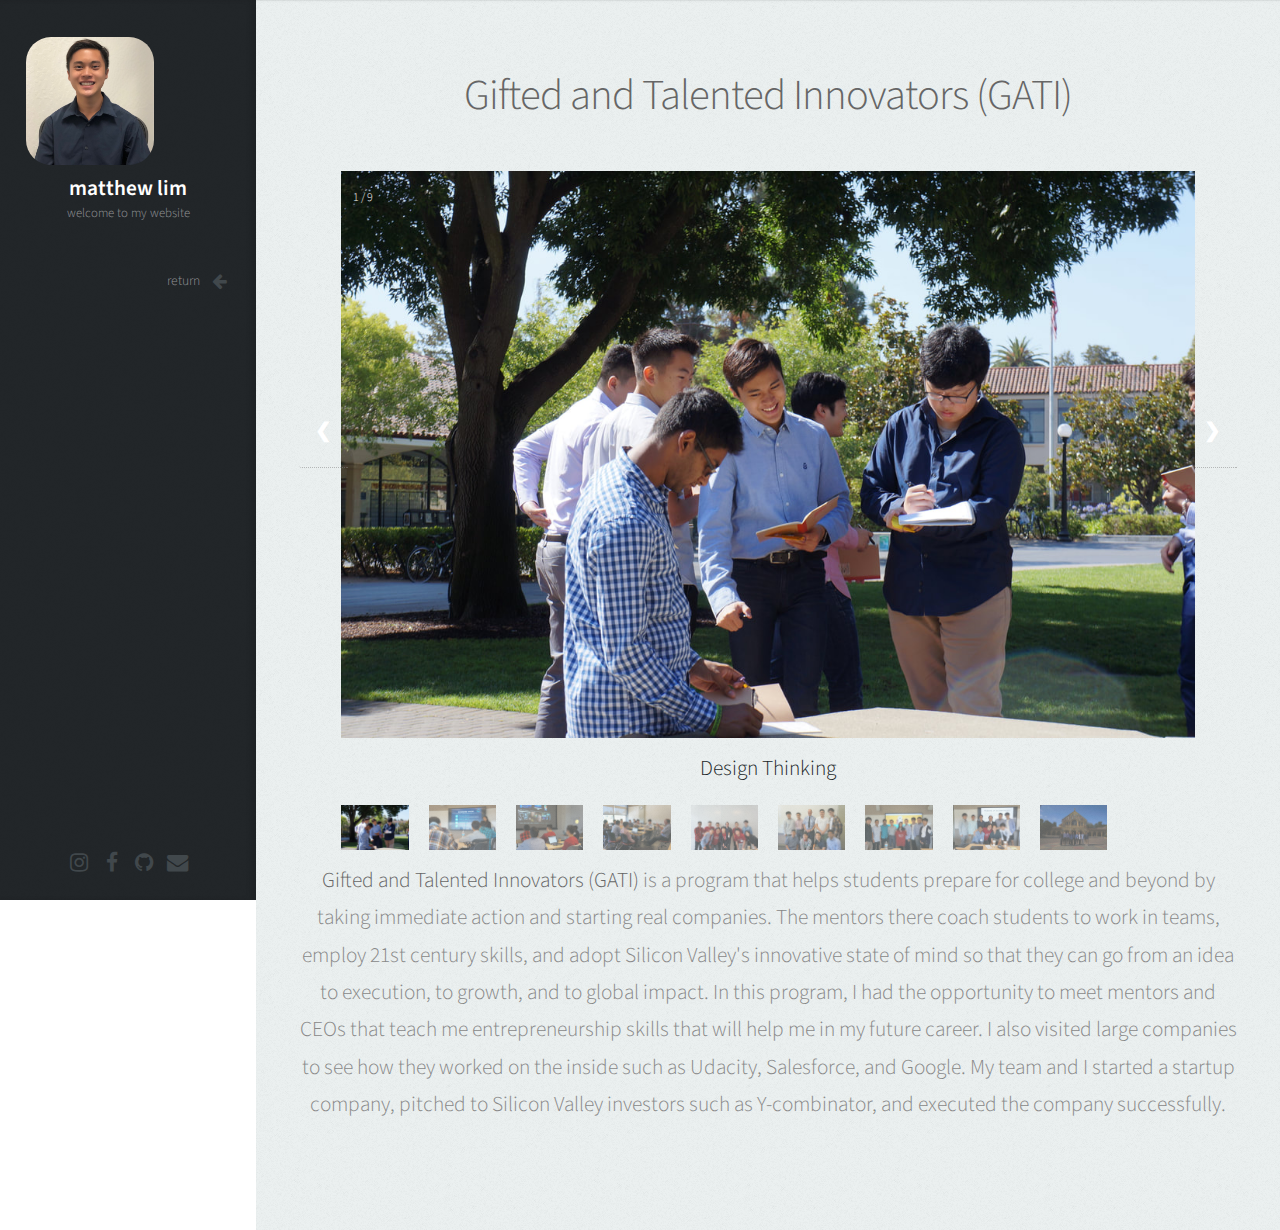
<file: docs/microsoft.html>
<!DOCTYPE HTML>
<html>
	<head>
		<title>MJL</title>
		<meta charset="utf-8" />
		<meta name="viewport" content="width=device-width, initial-scale=1, user-scalable=no" />
	    <link rel="stylesheet" href="../assets/css/main.css" />
		<link rel="stylesheet" href="../assets/css/post.css" />
	</head>
	<body class="is-preload">

		<!-- Header -->
			<div id="header">

				<div class="top">

					<!-- Logo -->
						<div id="logo">
							<span class="image avatar48"><img src="../images/avatar.jpg" alt="" /></span>
							<h1 id="title">matthew lim</h1>
							<p>welcome to my website</p>
						</div>

					<!-- Nav -->
						<nav id="nav">
							<ul>
								<li><a href="../index.html" id="top-link"><span class="icon fa-arrow-left">return</span></a></li>
							</ul>
						</nav>

				</div>

				<div class="bottom">

					<!-- Social Icons -->
						<ul class="icons">
							<li><a href="https://www.instagram.com/matthew._.lim/?hl=en" class="icon fa-instagram"></a></li> 
							<li><a href="https://www.facebook.com/profile.php?id=100008001901833" class="icon fa-facebook"></a></li>
							<li><a href="https://github.com/MjlDoesGitHub" class="icon fa-github"></a></li>
							<li><a href="mailto:info@matthewjlim.com" class="icon fa-envelope"></a></li>
						</ul>

				</div>

			</div>

		<!-- Main -->
			<div id="main">
						
				<!-- Post -->
					<section id="post" class="three">
						<div class="container">

							<header>
								<h2>Gifted and Talented Innovators (GATI)</h2>
							</header>

							<!-- Container for the image gallery -->
<div class="container">

  <!-- Full-width images with number text -->
  <div class="mySlides">
    <div class="numbertext">1 / 9</div>
      <img src="../images/gati/gati.jpg" style="width:100%">
  </div>

  <div class="mySlides">
    <div class="numbertext">2 / 9</div>
      <img src="../images/gati/gati2.jpg" style="width:100%">
  </div>

  <div class="mySlides">
    <div class="numbertext">3 / 9</div>
      <img src="../images/gati/gati3.jpg" style="width:100%">
  </div>

  <div class="mySlides">
    <div class="numbertext">4 / 9</div>
      <img src="../images/gati/gati4.jpg" style="width:100%">
  </div>

  <div class="mySlides">
    <div class="numbertext">5 / 9</div>
      <img src="../images/gati/gati5.jpg" style="width:100%">
  </div>

  <div class="mySlides">
    <div class="numbertext">6 / 9</div>
      <img src="../images/gati/gati6.jpg" style="width:100%">
  </div>
	
	<div class="mySlides">
    <div class="numbertext">7 / 9</div>
      <img src="../images/gati/gati7.jpg" style="width:100%">
  </div>
	
	<div class="mySlides">
    <div class="numbertext">8 / 9</div>
      <img src="../images/gati/gati8.jpg" style="width:100%">
  </div>
	
	<div class="mySlides">
    <div class="numbertext">9 / 9</div>
      <img src="../images/gati/gati9.jpg" style="width:100%">
  </div>

  <!-- Next and previous buttons -->
  <a class="prev" onclick="plusSlides(-1)">&#10094;</a>
  <a class="next" onclick="plusSlides(1)">&#10095;</a>

  <!-- Image text -->
  <div class="caption-container">
    <p id="caption"></p>
  </div>

  <!-- Thumbnail images -->
  <div class="row">
    <div class="column">
      <img class="demo cursor" src="../images/gati/gati.jpg" style="width:100%" onclick="currentSlide(1)" alt="Design Thinking">
    </div>
    <div class="column"> 
      <img class="demo cursor" src="../images/gati/gati2.jpg" style="width:100%" onclick="currentSlide(2)" alt="Business Model Presentation">
    </div>
    <div class="column">
      <img class="demo cursor" src="../images/gati/gati3.jpg" style="width:100%" onclick="currentSlide(3)" alt="A.I Presentation">
    </div>
    <div class="column">
      <img class="demo cursor" src="../images/gati/gati4.jpg" style="width:100%" onclick="currentSlide(4)" alt="Economics w/ Professor">
    </div>
    <div class="column">
      <img class="demo cursor" src="../images/gati/gati5.jpg" style="width:100%" onclick="currentSlide(5)" alt="GATI Group Picture">
    </div> 
    <div class="column">
      <img class="demo cursor" src="../images/gati/gati6.jpg" style="width:100%" onclick="currentSlide(6)" alt="GATI Group Picture #2">
    </div>
	  <div class="column">
      <img class="demo cursor" src="../images/gati/gati7.jpg" style="width:100%" onclick="currentSlide(7)" alt="GATI Group Picture #3">
    </div>
	  <div class="column">
      <img class="demo cursor" src="../images/gati/gati8.jpg" style="width:100%" onclick="currentSlide(8)" alt="GATI Group Picture #4">
    </div>
	  <div class="column">
      <img class="demo cursor" src="../images/gati/gati9.jpg" style="width:100%" onclick="currentSlide(9)" alt="Stanford">
    </div>
  </div>
</div>
							<p><strong>Gifted and Talented Innovators (GATI)</strong> is a program that helps students prepare for college and beyond by taking immediate action and starting real companies. The mentors there coach students to work in teams, employ 21st century skills, and adopt Silicon Valley's innovative state of mind so that they can go from an idea to execution, to growth, and to global impact. In this program, I had the opportunity to meet mentors and CEOs that teach me entrepreneurship skills that will help me in my future career. I also visited large companies to see how they worked on the inside such as Udacity, Salesforce, and Google. My team and I started a startup company, pitched to Silicon Valley investors such as Y-combinator, and executed the company successfully. </p>						
						</div>
					</section>

		
		<!-- Scripts -->
			<script src="../assets/js/jquery.min.js"></script>
			<script src="../assets/js/jquery.scrolly.min.js"></script>
			<script src="../assets/js/jquery.scrollex.min.js"></script>
			<script src="../assets/js/browser.min.js"></script>
			<script src="../assets/js/breakpoints.min.js"></script>
			<script src="../assets/js/util.js"></script>
			<script src="../assets/js/main.js"></script>
  			<script src="../assets/js/typed.js"></script>
			<script src="../assets/js/post.js"></script>
				
	</body>
</html>
</file>
<file: assets/css/post.css>
* {
	box-sizing: border-box;
}
/* Position the image container (needed to position the left and right arrows) */
.container {
	position: relative;
}
/* Hide the images by default */
.mySlides {
	display: none;
}
/* Add a pointer when hovering over the thumbnail images */
.cursor {
	cursor: pointer;
}
/* Next & previous buttons */
.prev, .next {
	cursor: pointer;
	position: absolute;
	top: 40%;
	width: auto;
	padding: 16px;
	margin-top: -50px;
	color: white;
	font-weight: bold;
	font-size: 20px;
	border-radius: 0 3px 3px 0;
	user-select: none;
	-webkit-user-select: none;
}
/* Position the "next button" to the right */
.next {
	right: 0;
	border-radius: 3px 0 0 3px;
}
.prev {
	left: 0;
	border-radius: 3px 0 0 3px;
}
/* Number text (1/3 etc) */
.numbertext {
	color: #f2f2f2;
	font-size: 12px;
	padding: 8px 12px;
	position: absolute;
	top: 0;
}
/* Container for image text */
.caption-container {
	text-align: center;
	padding: 0;
	color: #222729;
}
.row:after {
	content: "";
	display: table;
	clear: both;
}
/* Ten columns side by side */
.column {
	float: left;
	margin-top: -25px;
	width: 10%;
}
/* Add a transparency effect for thumnbail images */
.demo {
	opacity: 0.6;
}
.active, .demo:hover {
	opacity: 1;
}
</file>
<file: assets/css/main.css>
@import url("font-awesome.min.css");
@import url("https://fonts.googleapis.com/css?family=Source+Sans+Pro:300,300italic,400,600");
html, body, div, span, applet, object, iframe, h1, h2, h3, h4, h5, h6, p, blockquote, pre, a, abbr, acronym, address, big, cite, code, del, dfn, em, img, ins, kbd, q, s, samp, small, strike, strong, sub, sup, tt, var, b, u, i, center, dl, dt, dd, ol, ul, li, fieldset, form, label, legend, table, caption, tbody, tfoot, thead, tr, th, td, article, aside, canvas, details, embed, figure, figcaption, footer, header, hgroup, menu, nav, output, ruby, section, summary, time, mark, audio, video {
	margin: 0;
	padding: 0;
	border: 0;
	font-size: 100%;
	font: inherit;
	vertical-align: baseline;
}
article, aside, details, figcaption, figure, footer, header, hgroup, menu, nav, section {
	display: block;
}
body {
	line-height: 1;
}
ol, ul {
	list-style: none;
}
blockquote, q {
	quotes: none;
}
blockquote:before, blockquote:after, q:before, q:after {
	content: '';
	content: none;
}
table {
	border-collapse: collapse;
	border-spacing: 0;
}
body {
	-webkit-text-size-adjust: none;
}
mark {
	background-color: transparent;
	color: inherit;
}
 input::-moz-focus-inner {
 border: 0;
 padding: 0;
}
input, select, textarea {
	-moz-appearance: none;
	-webkit-appearance: none;
	-ms-appearance: none;
	appearance: none;
}
/* Basic */

html {
	box-sizing: border-box;
}
*, *:before, *:after {
	box-sizing: inherit;
}
body {
	background: #fff;
	font-family: 'Source Sans Pro', sans-serif;
	font-size: 19pt;
	font-weight: 300;
	line-height: 1.75em;
	color: #888;
}
body.is-preload *, body.is-preload *:before, body.is-preload *:after {
	-moz-animation: none !important;
	-webkit-animation: none !important;
	-ms-animation: none !important;
	animation: none !important;
	-moz-transition: none !important;
	-webkit-transition: none !important;
	-ms-transition: none !important;
	transition: none !important;
}
input, textarea, select {
	font-family: 'Source Sans Pro', sans-serif;
	font-size: 19pt;
	font-weight: 300;
	line-height: 1.75em;
	color: #888;
}
h1, h2, h3, h4, h5, h6 {
	font-weight: 300;
	color: #666;
	line-height: 1.5em;
}
h1 a, h2 a, h3 a, h4 a, h5 a, h6 a {
	color: inherit;
	text-decoration: none;
}
h1 a strong, h2 a strong, h3 a strong, h4 a strong, h5 a strong, h6 a strong {
	color: #333;
}
h2 {
	font-size: 2em;
	letter-spacing: -1px;
}
h2.alt {
	color: #888;
}
h2.alt strong {
	color: #666;
}
h3 {
	font-size: 1.5em;
}
header {
	margin: 0 0 2em 0;
}
header > p {
	margin: 1em 0 0 0;
}
footer {
	margin: 2em 0 0 0;
}
strong, b {
	font-weight: 300;
	color: #666;
}
em, i {
	font-style: italic;
}
a {
	text-decoration: none;
	color: inherit;
	border-bottom: dotted 1px rgba(128, 128, 128, 0.5);
	-moz-transition: color 0.35s ease-in-out, border-bottom-color 0.35s ease-in-out;
	-webkit-transition: color 0.35s ease-in-out, border-bottom-color 0.35s ease-in-out;
	-ms-transition: color 0.35s ease-in-out, border-bottom-color 0.35s ease-in-out;
	transition: color 0.35s ease-in-out, border-bottom-color 0.35s ease-in-out;
	outline: 0;
}
a:hover {
	color: #E27689;
	border-bottom-color: rgba(255, 255, 255, 0);
}
sub {
	position: relative;
	top: 0.5em;
	font-size: 0.8em;
}
sup {
	position: relative;
	top: -0.5em;
	font-size: 0.8em;
}
hr {
	border: 0;
	border-top: solid 1px #ddd;
}
blockquote {
	border-left: solid 0.5em #ddd;
	padding: 1em 0 1em 2em;
	font-style: italic;
}
p, ul, ol, dl, table {
	margin-bottom: 2em;
}

br.clear {
	clear: both;
}


* {box-sizing: border-box}

/* Container needed to position the overlay. Adjust the width as needed */
.container {
  position: relative;
  width: 50%;
  max-width: 300px;
}

/* Make the image to responsive */
.image.featured.img {
  display: block;
  width: 100%;
  height: auto;
}

/* The overlay effect - lays on top of the container and over the image */
.overlay {
  position:relative; 
  bottom: 0; 
  border-radius: 5px;
  background: rgb(0, 0, 0);
  background: rgba(0, 0, 0, 0.5); /* Black see-through */
  color: #f1f1f1; 
  width: 100%;
  transition: .5s ease;
  opacity:0;
  color: white;
  font-size: 20px;
  padding: 20px;
  text-align: center;
}

/* When you mouse over the container, fade in the overlay title */
.container2:hover .overlay {
	opacity: 1;
}





/* Container */

.container {
	margin: 0 auto;
	max-width: 100%;
	width: 1400px;
}

@media screen and (min-width: 961px) and (max-width: 1880px) {
.container {
	width: 1200px;
}
}

@media screen and (min-width: 961px) and (max-width: 1620px) {
.container {
	width: 960px;
}
}

@media screen and (min-width: 961px) and (max-width: 1320px) {
.container {
	width: 100%;
}
}

@media screen and (max-width: 960px) {
.container {
	width: 100%;
}
}

@media screen and (max-width: 736px) {
.container {
	width: 100%;
}
}
/* Row */

.row {
	display: flex;
	flex-wrap: wrap;
	box-sizing: border-box;
	align-items: stretch;
}
.row > * {
	box-sizing: border-box;
}
.row.gtr-uniform > * > :last-child {
	margin-bottom: 0;
}
.row.aln-left {
	justify-content: flex-start;
}
.row.aln-center {
	justify-content: center;
}
.row.aln-right {
	justify-content: flex-end;
}
.row.aln-top {
	align-items: flex-start;
}
.row.aln-middle {
	align-items: center;
}
.row.aln-bottom {
	align-items: flex-end;
}
.row > .imp {
	order: -1;
}
.row > .col-1 {
	width: 8.3333333333%;
}
.row > .off-1 {
	margin-left: 8.3333333333%;
}
.row > .col-2 {
	width: 16.6666666667%;
}
.row > .off-2 {
	margin-left: 16.6666666667%;
}
.row > .col-3 {
	width: 25%;
}
.row > .off-3 {
	margin-left: 25%;
}
.row > .col-4 {
	width: 33.3333333333%;
}
.row > .off-4 {
	margin-left: 33.3333333333%;
}
.row > .col-5 {
	width: 41.6666666667%;
}
.row > .off-5 {
	margin-left: 41.6666666667%;
}
.row > .col-6 {
	width: 50%;
}
.row > .off-6 {
	margin-left: 50%;
}
.row > .col-7 {
	width: 58.3333333333%;
}
.row > .off-7 {
	margin-left: 58.3333333333%;
}
.row > .col-8 {
	width: 66.6666666667%;
}
.row > .off-8 {
	margin-left: 66.6666666667%;
}
.row > .col-9 {
	width: 75%;
}
.row > .off-9 {
	margin-left: 75%;
}
.row > .col-10 {
	width: 83.3333333333%;
}
.row > .off-10 {
	margin-left: 83.3333333333%;
}
.row > .col-11 {
	width: 91.6666666667%;
}
.row > .off-11 {
	margin-left: 91.6666666667%;
}
.row > .col-12 {
	width: 100%;
}
.row > .off-12 {
	margin-left: 100%;
}
.row.gtr-0 {
	margin-top: 0px;
	margin-left: 0px;
}
.row.gtr-0 > * {
	padding: 0px 0 0 0px;
}
.row.gtr-0.gtr-uniform {
	margin-top: 0px;
}
.row.gtr-0.gtr-uniform > * {
	padding-top: 0px;
}
.row.gtr-25 {
	margin-top: -10px;
	margin-left: -10px;
}
.row.gtr-25 > * {
	padding: 10px 0 0 10px;
}
.row.gtr-25.gtr-uniform {
	margin-top: -10px;
}
.row.gtr-25.gtr-uniform > * {
	padding-top: 10px;
}
.row.gtr-50 {
	margin-top: -20px;
	margin-left: -20px;
}
.row.gtr-50 > * {
	padding: 20px 0 0 20px;
}
.row.gtr-50.gtr-uniform {
	margin-top: -20px;
}
.row.gtr-50.gtr-uniform > * {
	padding-top: 20px;
}
.row {
	margin-top: -40px;
	margin-left: -40px;
}
.row > * {
	padding: 40px 0 0 40px;
}
.row.gtr-uniform {
	margin-top: -40px;
}
.row.gtr-uniform > * {
	padding-top: 40px;
}
.row.gtr-150 {
	margin-top: -60px;
	margin-left: -60px;
}
.row.gtr-150 > * {
	padding: 60px 0 0 60px;
}
.row.gtr-150.gtr-uniform {
	margin-top: -60px;
}
.row.gtr-150.gtr-uniform > * {
	padding-top: 60px;
}
.row.gtr-200 {
	margin-top: -80px;
	margin-left: -80px;
}
.row.gtr-200 > * {
	padding: 80px 0 0 80px;
}
.row.gtr-200.gtr-uniform {
	margin-top: -80px;
}
.row.gtr-200.gtr-uniform > * {
	padding-top: 80px;
}

@media screen and (min-width: 961px) and (max-width: 1880px) {
.row {
	display: flex;
	flex-wrap: wrap;
	box-sizing: border-box;
	align-items: stretch;
}
.row > * {
	box-sizing: border-box;
}
.row.gtr-uniform > * > :last-child {
	margin-bottom: 0;
}
.row.aln-left {
	justify-content: flex-start;
}
.row.aln-center {
	justify-content: center;
}
.row.aln-right {
	justify-content: flex-end;
}
.row.aln-top {
	align-items: flex-start;
}
.row.aln-middle {
	align-items: center;
}
.row.aln-bottom {
	align-items: flex-end;
}
.row > .imp-wide {
	order: -1;
}
.row > .col-1-wide {
	width: 8.3333333333%;
}
.row > .off-1-wide {
	margin-left: 8.3333333333%;
}
.row > .col-2-wide {
	width: 16.6666666667%;
}
.row > .off-2-wide {
	margin-left: 16.6666666667%;
}
.row > .col-3-wide {
	width: 25%;
}
.row > .off-3-wide {
	margin-left: 25%;
}
.row > .col-4-wide {
	width: 33.3333333333%;
}
.row > .off-4-wide {
	margin-left: 33.3333333333%;
}
.row > .col-5-wide {
	width: 41.6666666667%;
}
.row > .off-5-wide {
	margin-left: 41.6666666667%;
}
.row > .col-6-wide {
	width: 50%;
}
.row > .off-6-wide {
	margin-left: 50%;
}
.row > .col-7-wide {
	width: 58.3333333333%;
}
.row > .off-7-wide {
	margin-left: 58.3333333333%;
}
.row > .col-8-wide {
	width: 66.6666666667%;
}
.row > .off-8-wide {
	margin-left: 66.6666666667%;
}
.row > .col-9-wide {
	width: 75%;
}
.row > .off-9-wide {
	margin-left: 75%;
}
.row > .col-10-wide {
	width: 83.3333333333%;
}
.row > .off-10-wide {
	margin-left: 83.3333333333%;
}
.row > .col-11-wide {
	width: 91.6666666667%;
}
.row > .off-11-wide {
	margin-left: 91.6666666667%;
}
.row > .col-12-wide {
	width: 100%;
}
.row > .off-12-wide {
	margin-left: 100%;
}
.row.gtr-0 {
	margin-top: 0px;
	margin-left: 0px;
}
.row.gtr-0 > * {
	padding: 0px 0 0 0px;
}
.row.gtr-0.gtr-uniform {
	margin-top: 0px;
}
.row.gtr-0.gtr-uniform > * {
	padding-top: 0px;
}
.row.gtr-25 {
	margin-top: -10px;
	margin-left: -10px;
}
.row.gtr-25 > * {
	padding: 10px 0 0 10px;
}
.row.gtr-25.gtr-uniform {
	margin-top: -10px;
}
.row.gtr-25.gtr-uniform > * {
	padding-top: 10px;
}
.row.gtr-50 {
	margin-top: -20px;
	margin-left: -20px;
}
.row.gtr-50 > * {
	padding: 20px 0 0 20px;
}
.row.gtr-50.gtr-uniform {
	margin-top: -20px;
}
.row.gtr-50.gtr-uniform > * {
	padding-top: 20px;
}
.row {
	margin-top: -40px;
	margin-left: -40px;
}
.row > * {
	padding: 40px 0 0 40px;
}
.row.gtr-uniform {
	margin-top: -40px;
}
.row.gtr-uniform > * {
	padding-top: 40px;
}
.row.gtr-150 {
	margin-top: -60px;
	margin-left: -60px;
}
.row.gtr-150 > * {
	padding: 60px 0 0 60px;
}
.row.gtr-150.gtr-uniform {
	margin-top: -60px;
}
.row.gtr-150.gtr-uniform > * {
	padding-top: 60px;
}
.row.gtr-200 {
	margin-top: -80px;
	margin-left: -80px;
}
.row.gtr-200 > * {
	padding: 80px 0 0 80px;
}
.row.gtr-200.gtr-uniform {
	margin-top: -80px;
}
.row.gtr-200.gtr-uniform > * {
	padding-top: 80px;
}
}

@media screen and (min-width: 961px) and (max-width: 1620px) {
.row {
	display: flex;
	flex-wrap: wrap;
	box-sizing: border-box;
	align-items: stretch;
}
.row > * {
	box-sizing: border-box;
}
.row.gtr-uniform > * > :last-child {
	margin-bottom: 0;
}
.row.aln-left {
	justify-content: flex-start;
}
.row.aln-center {
	justify-content: center;
}
.row.aln-right {
	justify-content: flex-end;
}
.row.aln-top {
	align-items: flex-start;
}
.row.aln-middle {
	align-items: center;
}
.row.aln-bottom {
	align-items: flex-end;
}
.row > .imp-normal {
	order: -1;
}
.row > .col-1-normal {
	width: 8.3333333333%;
}
.row > .off-1-normal {
	margin-left: 8.3333333333%;
}
.row > .col-2-normal {
	width: 16.6666666667%;
}
.row > .off-2-normal {
	margin-left: 16.6666666667%;
}
.row > .col-3-normal {
	width: 25%;
}
.row > .off-3-normal {
	margin-left: 25%;
}
.row > .col-4-normal {
	width: 33.3333333333%;
}
.row > .off-4-normal {
	margin-left: 33.3333333333%;
}
.row > .col-5-normal {
	width: 41.6666666667%;
}
.row > .off-5-normal {
	margin-left: 41.6666666667%;
}
.row > .col-6-normal {
	width: 50%;
}
.row > .off-6-normal {
	margin-left: 50%;
}
.row > .col-7-normal {
	width: 58.3333333333%;
}
.row > .off-7-normal {
	margin-left: 58.3333333333%;
}
.row > .col-8-normal {
	width: 66.6666666667%;
}
.row > .off-8-normal {
	margin-left: 66.6666666667%;
}
.row > .col-9-normal {
	width: 75%;
}
.row > .off-9-normal {
	margin-left: 75%;
}
.row > .col-10-normal {
	width: 83.3333333333%;
}
.row > .off-10-normal {
	margin-left: 83.3333333333%;
}
.row > .col-11-normal {
	width: 91.6666666667%;
}
.row > .off-11-normal {
	margin-left: 91.6666666667%;
}
.row > .col-12-normal {
	width: 100%;
}
.row > .off-12-normal {
	margin-left: 100%;
}
.row.gtr-0 {
	margin-top: 0px;
	margin-left: 0px;
}
.row.gtr-0 > * {
	padding: 0px 0 0 0px;
}
.row.gtr-0.gtr-uniform {
	margin-top: 0px;
}
.row.gtr-0.gtr-uniform > * {
	padding-top: 0px;
}
.row.gtr-25 {
	margin-top: -10px;
	margin-left: -10px;
}
.row.gtr-25 > * {
	padding: 10px 0 0 10px;
}
.row.gtr-25.gtr-uniform {
	margin-top: -10px;
}
.row.gtr-25.gtr-uniform > * {
	padding-top: 10px;
}
.row.gtr-50 {
	margin-top: -20px;
	margin-left: -20px;
}
.row.gtr-50 > * {
	padding: 20px 0 0 20px;
}
.row.gtr-50.gtr-uniform {
	margin-top: -20px;
}
.row.gtr-50.gtr-uniform > * {
	padding-top: 20px;
}
.row {
	margin-top: -40px;
	margin-left: -40px;
}
.row > * {
	padding: 40px 0 0 40px;
}
.row.gtr-uniform {
	margin-top: -40px;
}
.row.gtr-uniform > * {
	padding-top: 40px;
}
.row.gtr-150 {
	margin-top: -60px;
	margin-left: -60px;
}
.row.gtr-150 > * {
	padding: 60px 0 0 60px;
}
.row.gtr-150.gtr-uniform {
	margin-top: -60px;
}
.row.gtr-150.gtr-uniform > * {
	padding-top: 60px;
}
.row.gtr-200 {
	margin-top: -80px;
	margin-left: -80px;
}
.row.gtr-200 > * {
	padding: 80px 0 0 80px;
}
.row.gtr-200.gtr-uniform {
	margin-top: -80px;
}
.row.gtr-200.gtr-uniform > * {
	padding-top: 80px;
}
}

@media screen and (min-width: 961px) and (max-width: 1320px) {
.row {
	display: flex;
	flex-wrap: wrap;
	box-sizing: border-box;
	align-items: stretch;
}
.row > * {
	box-sizing: border-box;
}
.row.gtr-uniform > * > :last-child {
	margin-bottom: 0;
}
.row.aln-left {
	justify-content: flex-start;
}
.row.aln-center {
	justify-content: center;
}
.row.aln-right {
	justify-content: flex-end;
}
.row.aln-top {
	align-items: flex-start;
}
.row.aln-middle {
	align-items: center;
}
.row.aln-bottom {
	align-items: flex-end;
}
.row > .imp-narrow {
	order: -1;
}
.row > .col-1-narrow {
	width: 8.3333333333%;
}
.row > .off-1-narrow {
	margin-left: 8.3333333333%;
}
.row > .col-2-narrow {
	width: 16.6666666667%;
}
.row > .off-2-narrow {
	margin-left: 16.6666666667%;
}
.row > .col-3-narrow {
	width: 25%;
}
.row > .off-3-narrow {
	margin-left: 25%;
}
.row > .col-4-narrow {
	width: 33.3333333333%;
}
.row > .off-4-narrow {
	margin-left: 33.3333333333%;
}
.row > .col-5-narrow {
	width: 41.6666666667%;
}
.row > .off-5-narrow {
	margin-left: 41.6666666667%;
}
.row > .col-6-narrow {
	width: 50%;
}
.row > .off-6-narrow {
	margin-left: 50%;
}
.row > .col-7-narrow {
	width: 58.3333333333%;
}
.row > .off-7-narrow {
	margin-left: 58.3333333333%;
}
.row > .col-8-narrow {
	width: 66.6666666667%;
}
.row > .off-8-narrow {
	margin-left: 66.6666666667%;
}
.row > .col-9-narrow {
	width: 75%;
}
.row > .off-9-narrow {
	margin-left: 75%;
}
.row > .col-10-narrow {
	width: 83.3333333333%;
}
.row > .off-10-narrow {
	margin-left: 83.3333333333%;
}
.row > .col-11-narrow {
	width: 91.6666666667%;
}
.row > .off-11-narrow {
	margin-left: 91.6666666667%;
}
.row > .col-12-narrow {
	width: 100%;
}
.row > .off-12-narrow {
	margin-left: 100%;
}
.row.gtr-0 {
	margin-top: 0px;
	margin-left: 0px;
}
.row.gtr-0 > * {
	padding: 0px 0 0 0px;
}
.row.gtr-0.gtr-uniform {
	margin-top: 0px;
}
.row.gtr-0.gtr-uniform > * {
	padding-top: 0px;
}
.row.gtr-25 {
	margin-top: -5px;
	margin-left: -5px;
}
.row.gtr-25 > * {
	padding: 5px 0 0 5px;
}
.row.gtr-25.gtr-uniform {
	margin-top: -5px;
}
.row.gtr-25.gtr-uniform > * {
	padding-top: 5px;
}
.row.gtr-50 {
	margin-top: -10px;
	margin-left: -10px;
}
.row.gtr-50 > * {
	padding: 10px 0 0 10px;
}
.row.gtr-50.gtr-uniform {
	margin-top: -10px;
}
.row.gtr-50.gtr-uniform > * {
	padding-top: 10px;
}
.row {
	margin-top: -20px;
	margin-left: -20px;
}
.row > * {
	padding: 20px 0 0 20px;
}
.row.gtr-uniform {
	margin-top: -20px;
}
.row.gtr-uniform > * {
	padding-top: 20px;
}
.row.gtr-150 {
	margin-top: -30px;
	margin-left: -30px;
}
.row.gtr-150 > * {
	padding: 30px 0 0 30px;
}
.row.gtr-150.gtr-uniform {
	margin-top: -30px;
}
.row.gtr-150.gtr-uniform > * {
	padding-top: 30px;
}
.row.gtr-200 {
	margin-top: -40px;
	margin-left: -40px;
}
.row.gtr-200 > * {
	padding: 40px 0 0 40px;
}
.row.gtr-200.gtr-uniform {
	margin-top: -40px;
}
.row.gtr-200.gtr-uniform > * {
	padding-top: 40px;
}
}

@media screen and (max-width: 960px) {
.row {
	display: flex;
	flex-wrap: wrap;
	box-sizing: border-box;
	align-items: stretch;
}
.row > * {
	box-sizing: border-box;
}
.row.gtr-uniform > * > :last-child {
	margin-bottom: 0;
}
.row.aln-left {
	justify-content: flex-start;
}
.row.aln-center {
	justify-content: center;
}
.row.aln-right {
	justify-content: flex-end;
}
.row.aln-top {
	align-items: flex-start;
}
.row.aln-middle {
	align-items: center;
}
.row.aln-bottom {
	align-items: flex-end;
}
.row > .imp-narrower {
	order: -1;
}
.row > .col-1-narrower {
	width: 8.3333333333%;
}
.row > .off-1-narrower {
	margin-left: 8.3333333333%;
}
.row > .col-2-narrower {
	width: 16.6666666667%;
}
.row > .off-2-narrower {
	margin-left: 16.6666666667%;
}
.row > .col-3-narrower {
	width: 25%;
}
.row > .off-3-narrower {
	margin-left: 25%;
}
.row > .col-4-narrower {
	width: 33.3333333333%;
}
.row > .off-4-narrower {
	margin-left: 33.3333333333%;
}
.row > .col-5-narrower {
	width: 41.6666666667%;
}
.row > .off-5-narrower {
	margin-left: 41.6666666667%;
}
.row > .col-6-narrower {
	width: 50%;
}
.row > .off-6-narrower {
	margin-left: 50%;
}
.row > .col-7-narrower {
	width: 58.3333333333%;
}
.row > .off-7-narrower {
	margin-left: 58.3333333333%;
}
.row > .col-8-narrower {
	width: 66.6666666667%;
}
.row > .off-8-narrower {
	margin-left: 66.6666666667%;
}
.row > .col-9-narrower {
	width: 75%;
}
.row > .off-9-narrower {
	margin-left: 75%;
}
.row > .col-10-narrower {
	width: 83.3333333333%;
}
.row > .off-10-narrower {
	margin-left: 83.3333333333%;
}
.row > .col-11-narrower {
	width: 91.6666666667%;
}
.row > .off-11-narrower {
	margin-left: 91.6666666667%;
}
.row > .col-12-narrower {
	width: 100%;
}
.row > .off-12-narrower {
	margin-left: 100%;
}
.row.gtr-0 {
	margin-top: 0px;
	margin-left: 0px;
}
.row.gtr-0 > * {
	padding: 0px 0 0 0px;
}
.row.gtr-0.gtr-uniform {
	margin-top: 0px;
}
.row.gtr-0.gtr-uniform > * {
	padding-top: 0px;
}
.row.gtr-25 {
	margin-top: -5px;
	margin-left: -5px;
}
.row.gtr-25 > * {
	padding: 5px 0 0 5px;
}
.row.gtr-25.gtr-uniform {
	margin-top: -5px;
}
.row.gtr-25.gtr-uniform > * {
	padding-top: 5px;
}
.row.gtr-50 {
	margin-top: -10px;
	margin-left: -10px;
}
.row.gtr-50 > * {
	padding: 10px 0 0 10px;
}
.row.gtr-50.gtr-uniform {
	margin-top: -10px;
}
.row.gtr-50.gtr-uniform > * {
	padding-top: 10px;
}
.row {
	margin-top: -20px;
	margin-left: -20px;
}
.row > * {
	padding: 20px 0 0 20px;
}
.row.gtr-uniform {
	margin-top: -20px;
}
.row.gtr-uniform > * {
	padding-top: 20px;
}
.row.gtr-150 {
	margin-top: -30px;
	margin-left: -30px;
}
.row.gtr-150 > * {
	padding: 30px 0 0 30px;
}
.row.gtr-150.gtr-uniform {
	margin-top: -30px;
}
.row.gtr-150.gtr-uniform > * {
	padding-top: 30px;
}
.row.gtr-200 {
	margin-top: -40px;
	margin-left: -40px;
}
.row.gtr-200 > * {
	padding: 40px 0 0 40px;
}
.row.gtr-200.gtr-uniform {
	margin-top: -40px;
}
.row.gtr-200.gtr-uniform > * {
	padding-top: 40px;
}
}

@media screen and (max-width: 736px) {
.row {
	display: flex;
	flex-wrap: wrap;
	box-sizing: border-box;
	align-items: stretch;
}
.row > * {
	box-sizing: border-box;
}
.row.gtr-uniform > * > :last-child {
	margin-bottom: 0;
}
.row.aln-left {
	justify-content: flex-start;
}
.row.aln-center {
	justify-content: center;
}
.row.aln-right {
	justify-content: flex-end;
}
.row.aln-top {
	align-items: flex-start;
}
.row.aln-middle {
	align-items: center;
}
.row.aln-bottom {
	align-items: flex-end;
}
.row > .imp-mobile {
	order: -1;
}
.row > .col-1-mobile {
	width: 8.3333333333%;
}
.row > .off-1-mobile {
	margin-left: 8.3333333333%;
}
.row > .col-2-mobile {
	width: 16.6666666667%;
}
.row > .off-2-mobile {
	margin-left: 16.6666666667%;
}
.row > .col-3-mobile {
	width: 25%;
}
.row > .off-3-mobile {
	margin-left: 25%;
}
.row > .col-4-mobile {
	width: 33.3333333333%;
}
.row > .off-4-mobile {
	margin-left: 33.3333333333%;
}
.row > .col-5-mobile {
	width: 41.6666666667%;
}
.row > .off-5-mobile {
	margin-left: 41.6666666667%;
}
.row > .col-6-mobile {
	width: 50%;
}
.row > .off-6-mobile {
	margin-left: 50%;
}
.row > .col-7-mobile {
	width: 58.3333333333%;
}
.row > .off-7-mobile {
	margin-left: 58.3333333333%;
}
.row > .col-8-mobile {
	width: 66.6666666667%;
}
.row > .off-8-mobile {
	margin-left: 66.6666666667%;
}
.row > .col-9-mobile {
	width: 75%;
}
.row > .off-9-mobile {
	margin-left: 75%;
}
.row > .col-10-mobile {
	width: 83.3333333333%;
}
.row > .off-10-mobile {
	margin-left: 83.3333333333%;
}
.row > .col-11-mobile {
	width: 91.6666666667%;
}
.row > .off-11-mobile {
	margin-left: 91.6666666667%;
}
.row > .col-12-mobile {
	width: 100%;
}
.row > .off-12-mobile {
	margin-left: 100%;
}
.row.gtr-0 {
	margin-top: 0px;
	margin-left: 0px;
}
.row.gtr-0 > * {
	padding: 0px 0 0 0px;
}
.row.gtr-0.gtr-uniform {
	margin-top: 0px;
}
.row.gtr-0.gtr-uniform > * {
	padding-top: 0px;
}
.row.gtr-25 {
	margin-top: -5px;
	margin-left: -5px;
}
.row.gtr-25 > * {
	padding: 5px 0 0 5px;
}
.row.gtr-25.gtr-uniform {
	margin-top: -5px;
}
.row.gtr-25.gtr-uniform > * {
	padding-top: 5px;
}
.row.gtr-50 {
	margin-top: -10px;
	margin-left: -10px;
}
.row.gtr-50 > * {
	padding: 10px 0 0 10px;
}
.row.gtr-50.gtr-uniform {
	margin-top: -10px;
}
.row.gtr-50.gtr-uniform > * {
	padding-top: 10px;
}
.row {
	margin-top: -20px;
	margin-left: -20px;
}
.row > * {
	padding: 20px 0 0 20px;
}
.row.gtr-uniform {
	margin-top: -20px;
}
.row.gtr-uniform > * {
	padding-top: 20px;
}
.row.gtr-150 {
	margin-top: -30px;
	margin-left: -30px;
}
.row.gtr-150 > * {
	padding: 30px 0 0 30px;
}
.row.gtr-150.gtr-uniform {
	margin-top: -30px;
}
.row.gtr-150.gtr-uniform > * {
	padding-top: 30px;
}
.row.gtr-200 {
	margin-top: -40px;
	margin-left: -40px;
}
.row.gtr-200 > * {
	padding: 40px 0 0 40px;
}
.row.gtr-200.gtr-uniform {
	margin-top: -40px;
}
.row.gtr-200.gtr-uniform > * {
	padding-top: 40px;
}
}
/* Sections/Article */

section, article {
	margin-bottom: 3em;
}
section > :last-child,  section > .container, section:last-child, article > :last-child,  article > .container, article:last-child {
}
.row > section, .row > article {
	margin-bottom: 0;
}
/* Image */

.image {
	display: inline-block;
	border: 0;
}
.image img {
	display: inline-block;
	width: 100%;
	border-radius: 5px;
}
.image.avatar48 {
	width: 128px;
	height: 128px;
}
.image.avatar48 img {
	width: 128px;
	height: 128px;
	border-radius: 25px;
}
.image.fit {
	display: block;
	width: 100%;
}
.image.left {
	float: left;
	margin: 0 2em 2em 0;
}
.image.centered {
	display: block;
	margin: 0 0 2em 0;
}
.image.centered img {
	margin: 0 auto;
	width: auto;
}
/* List */

ul {
	list-style: disc;
	padding-left: 1em;
}
ul li {
	padding-left: 0.5em;
}
ol {
	list-style: decimal;
	padding-left: 1.25em;
}
ol li {
	padding-left: 0.25em;
}
/* Icons */

ul.icons {
	cursor: default;
	list-style: none;
	padding-left: 0;
}
ul.icons li {
	display: inline-block;
	padding-left: 0;
}
ul.icons a {
	display: inline-block;
	width: 2em;
	height: 2em;
	line-height: 2em;
	text-align: center;
	border: 0;
}
/* Form */

form label {
	display: block;
	text-align: left;
	margin-bottom: 0.5em;
}
form input[type="text"],  form input[type="email"],  form input[type="password"],  form select,  form textarea {
	position: relative;
	-webkit-appearance: none;
	display: block;
	border: 0;
	outline: 0;
	background: #fff;
	background: rgba(255, 255, 255, 0.75);
	width: 100%;
	border-radius: 0.35em;
	padding: 0.75em 1em 0.75em 1em;
	box-shadow: inset 0 0.1em 0.1em 0 rgba(0, 0, 0, 0.05);
	border: solid 1px rgba(0, 0, 0, 0.15);
	-moz-transition: all 0.35s ease-in-out;
	-webkit-transition: all 0.35s ease-in-out;
	-ms-transition: all 0.35s ease-in-out;
	transition: all 0.35s ease-in-out;
}
form input[type="text"]:focus,  form input[type="email"]:focus,  form input[type="password"]:focus,  form select:focus,  form textarea:focus {
	box-shadow: 0 0 2px 1px #8ebebc;
	background: #fff;
}
form input[type="text"],  form input[type="email"],  form input[type="password"],  form select {
	line-height: 1.25em;
}
form textarea {
	min-height: 14em;
}
 form ::-webkit-input-placeholder {
 color: #555 !important;
}
 form :-moz-placeholder {
 color: #555 !important;
}
 form ::-moz-placeholder {
 color: #555 !important;
}
 form :-ms-input-placeholder {
 color: #555 !important;
}
 form ::-moz-focus-inner {
 border: 0;
}
/* Table */

table {
	width: 100%;
	text-align: left;
}
table tbody tr:nth-child(2n+2) {
	background: #f4f4f4;
}
table td {
	padding: 0.5em 1em 0.5em 1em;
}
table th {
	text-align: left;
	padding: 0.5em 1em 0.5em 1em;
	color: #fff;
	background: #222729 url("images/overlay.png");
}
table thead {
	background: #444;
	color: #fff;
}
table tfoot {
	background: #eee;
}
/* Button */

input[type="button"],  input[type="submit"],  input[type="reset"],  button,  .button {
	position: relative;
	display: inline-block;
	border-radius: 0.35em;
	color: #fff !important;
	text-decoration: none;
	padding: 0.75em 2.5em 0.75em 2.5em;
	background-color: #58C0FF;
	border: 0;
	cursor: pointer;
	background-image: -moz-linear-gradient(top, rgba(0, 0, 0, 0), rgba(0, 0, 0, 0.15)), url("images/overlay.png");
	background-image: -webkit-linear-gradient(top, rgba(0, 0, 0, 0), rgba(0, 0, 0, 0.15)), url("images/overlay.png");
	background-image: -ms-linear-gradient(top, rgba(0, 0, 0, 0), rgba(0, 0, 0, 0.15)), url("images/overlay.png");
	background-image: linear-gradient(top, rgba(0, 0, 0, 0), rgba(0, 0, 0, 0.15)), url("images/overlay.png");
	-moz-transition: background-color 0.35s ease-in-out;
	-webkit-transition: background-color 0.35s ease-in-out;
	-ms-transition: background-color 0.35s ease-in-out;
	transition: background-color 0.35s ease-in-out;
}
input[type="button"]:hover,  input[type="submit"]:hover,  input[type="reset"]:hover,  button:hover,  .button:hover {
	background-color: #F16A7E;
}
input[type="button"]:active,  input[type="submit"]:active,  input[type="reset"]:active,  button:active,  .button:active {
	background-color: #F16A7E;
}
/* Item */

.item {
	box-shadow: 0 0.05em 0.15em 0 rgba(0, 0, 0, 0.05);
	margin-bottom: 40px;
}
.item header {
	background: #fff;
	margin: 0;
	padding: 1em 0 1em 0;
	font-size: 0.8em;
}
.item header h3 {
	font-size: 1em;
}
/* Icons */

.icon {
	text-decoration: none;
}
.icon:before {
	display: inline-block;
	font-family: FontAwesome;
	font-size: 1.25em;
	text-decoration: none;
	font-style: normal;
	font-weight: normal;
	line-height: 1;
	-webkit-font-smoothing: antialiased;
	-moz-osx-font-smoothing: grayscale;
}
.icon > .label {
	display: none;
}
/* Header */

#header {
	display: -moz-flex;
	display: -webkit-flex;
	display: -ms-flex;
	display: flex;
	-moz-flex-direction: column;
	-webkit-flex-direction: column;
	-ms-flex-direction: column;
	flex-direction: column;
	-moz-justify-content: space-between;
	-webkit-justify-content: space-between;
	-ms-justify-content: space-between;
	justify-content: space-between;
	background: #222629 url("images/overlay.png");
	box-shadow: inset -0.25em 0 0.25em 0 rgba(0, 0, 0, 0.1);
	color: #fff;
	height: 100%;
	left: 0;
	overflow-y: auto;
	position: fixed;
	text-align: right;
	top: 0;
	width: 375px;
}
#header .top {
	-moz-flex-grow: 1;
	-webkit-flex-grow: 1;
	-ms-flex-grow: 1;
	flex-grow: 1;
}
#header .bottom {
	-moz-flex-shrink: 0;
	-webkit-flex-shrink: 0;
	-ms-flex-shrink: 0;
	flex-shrink: 0;
	padding: 1.5em 0 0.75em 0;
}
#header .bottom > :last-child {
	margin-bottom: 0;
}
#header .icons {
	font-size: 0.8em;
	text-align: center;
}
#header .icons a {
	color: #41484c;
	-moz-transition: color 0.35s ease-in-out;
	-webkit-transition: color 0.35s ease-in-out;
	-ms-transition: color 0.35s ease-in-out;
	transition: color 0.35s ease-in-out;
}
#header .icons a:hover {
	color: #fff;
}
#logo {
	position: relative;
	margin: 1.75em 1.5em 1.5em 1.5em;
	min-height: 58px;
	cursor: default;
	text-align: center;
}
#logo h1 {
	position: relative;
	color: #fff;
	font-weight: 600;
	font-size: 1em;
	line-height: 1em;
}
#logo p {
	position: relative;
	display: block;
	font-size: 0.6em;
	color: rgba(255, 255, 255, 0.5);
	line-height: 1.25em;
	margin: 0.5em 0 0 0;
}
#logo .image {
	position: absolute;
	left: -38px;
	top: 0;
}
#nav ul {
	list-style: none;
	padding-left: 0;
	margin-bottom: 0;
}
#nav ul li {
	padding-left: 0;
}
#nav ul li a {
	display: block;
	padding: 0.5em 1.5em 0.5em 1.5em;
	color: rgba(255, 255, 255, 0.5);
	text-decoration: none;
	outline: 0;
	border: 0;
	-moz-transition: none;
	-webkit-transition: none;
	-ms-transition: none;
	transition: none;
}
#nav ul li a span {
	position: relative;
	display: block;
	font-size: 0.8em;
}
#nav ul li a span:before {
	position: absolute;
	left: 0;
	color: #41484c;
	text-align: center;
	width: 1.25em;
	line-height: 1.75em;
}
#nav ul li a.active {
	background: rgba(0, 0, 0, 0.15);
	box-shadow: inset 0 0 0.25em 0 rgba(0, 0, 0, 0.125);
	color: #fff;
}
#nav ul li a.active span:before {
	color: #e27689;
}
/* Footer */

#footer {
	margin-left: 375px;
	text-align: center;
	background-color: #dce3e2;
	padding: 3em 0 4em 0;
	box-shadow: inset 0 1px 0 0 rgba(0, 0, 0, 0.05), inset 0 0.1em 0.1em 0 rgba(0, 0, 0, 0.025);
	font-size: 0.8em;
}
#footer .copyright {
	cursor: default;
	margin: 0;
}
#footer .copyright li {
	display: inline-block;
	line-height: 1em;
	border-left: solid 1px rgba(128, 128, 128, 0.35);
	padding: 0 0 0 0.5em;
	margin: 0 0 0 0.5em;
}
#footer .copyright li:first-child {
	border-left: 0;
	padding-left: 0;
	margin-left: 0;
}
/* Main */

#main {
	margin-left: 375px;
}
#main > section {
	margin: 0;
	overflow: hidden;
	padding: 4em 0;
	box-shadow: inset 0 1px 0 0 rgba(0, 0, 0, 0.05), inset 0 0.1em 0.1em 0 rgba(0, 0, 0, 0.025);
	text-align: center;
	background-image: url("images/overlay.png");
}
#main > section.dark {
	color: #ddd;
	color: rgba(255, 255, 255, 0.75);
}
#main > section.dark h2, #main > section.dark h3, #main > section.dark h4, #main > section.dark h5, #main > section.dark h6 {
	color: inherit;
}
#main > section.dark strong {
	color: #fff;
	border-color: inherit;
}
#main > section.dark a {
	color: #fff;
	border-color: inherit;
}
#main > section.dark a:hover {
	border-bottom-color: rgba(255, 255, 255, 0);
}
#main > section.cover {
	padding: 10em 0;
	background-size: cover;
	background-position: center center;
}
#main > section.one {
	background-color: #81918E;
	background-image: url("../../images/banner.jpg");
}
#main > section.two {
	background-color: #f5fafa;
}
#main > section.three {
	background-color: #ecf1f1;
}
#main > section.four {
	background-color: #e8edec;
}

/* Wide */

@media screen and (min-width: 961px) {
/* Basic */

body, input, textarea, select {
	font-size: 17pt;
}
/* Header */

#header {
	width: 300px;
}
#logo .image {
	position: relative;
	margin: 0 0 0.5em 0;
}
/* Footer */

#footer {
	margin-left: 300px;
}
/* Main */

#main {
	margin-left: 300px;
}
}

/* Normal */

@media screen and (min-width: 961px) and (max-width: 1620px) {
/* Main */

#main > section {
	padding: 3em 0;
}
#main section.cover {
	padding: 5em 0;
}
#logo .image {
	position: relative;
	margin: 0 0 0.5em 0;
}
}

/* Narrow */

@media screen and (min-width: 961px) and (max-width: 1320px) {
/* Basic */

body, input, textarea, select {
	font-size: 16pt;
}
.container {
	padding: 0 2em 0 2em;
}
/* Icons */

ul.icons li a {
	width: 1.75em;
}
/* Item */

.item {
	margin-bottom: 20px;
}
/* Header */

#header {
	width: 20%;
}
#logo .image {
	position: relative;
	margin: 0 0 0.5em 0;
}
#nav ul li a {
	font-size: 0.8em;
	padding-top: 0.5em;
	padding-bottom: 0.5em;
}
#nav ul li a span {
	padding-right: 2.25em;
}
#nav ul li a span:before {
	left: 100%;
	margin-left: -1.25em;
	line-height: 2.25em;
}
/* Footer */

#footer {
	margin-left: 20%;
}
/* Main */

#main {
	margin-left: 20%;
}
}
/* Narrower */

#headerToggle {
	display: none;
}

@media screen and (max-width: 960px) {
/* Basic */

html, body {
	overflow-x: hidden;
}
body, input, textarea, select {
	font-size: 16pt;
}
header br {
	display: none;
}
.container {
	padding: 0 2em 0 2em;
}
/* Item */

.item {
	margin-bottom: 15px;
}
/* Icons */

ul.icons a {
	width: 1.75em;
	font-size: 1.25em;
}
/* Header */

#header {
	-moz-backface-visibility: hidden;
	-webkit-backface-visibility: hidden;
	-ms-backface-visibility: hidden;
	backface-visibility: hidden;
	-moz-transform: translateX(-275px);
	-webkit-transform: translateX(-275px);
	-ms-transform: translateX(-275px);
	transform: translateX(-275px);
	-moz-transition: -moz-transform 0.5s ease;
	-webkit-transition: -webkit-transform 0.5s ease;
	-ms-transition: -ms-transform 0.5s ease;
	transition: transform 0.5s ease;
	-webkit-overflow-scrolling: touch;
	display: block;
	height: 100%;
	left: 0;
	overflow-y: auto;
	position: fixed;
	top: 0;
	width: 275px;
	z-index: 10002;
	width: 275px;
	background: #222729 url("images/overlay.png");
	box-shadow: inset -0.25em 0 0.25em 0 rgba(0, 0, 0, 0.125);
}
#header .top {
	position: relative;
}
#header .bottom {
	border-top: solid 1px rgba(255, 255, 255, 0.05);
	box-shadow: 0 -1px 0 0 rgba(0, 0, 0, 0.15);
	padding-top: 2em;
	margin-top: 2em;
	position: relative;
}
#logo {
	margin: 1.5em 1.25em 1.25em 1.25em;
}
#logo .image {
	position: relative;
	margin: 0 0 0.5em 0;
}
#nav ul li a {
	padding: 0.5em 1.25em 0.5em 1.25em;
}
#headerToggle {
	-moz-backface-visibility: hidden;
	-webkit-backface-visibility: hidden;
	-ms-backface-visibility: hidden;
	backface-visibility: hidden;
	-moz-transition: -moz-transform 0.5s ease;
	-webkit-transition: -webkit-transform 0.5s ease;
	-ms-transition: -ms-transform 0.5s ease;
	transition: transform 0.5s ease;
	display: block;
	height: 2.25em;
	left: 0;
	position: fixed;
	top: 0;
	width: 3.25em;
	z-index: 10001;
}
#headerToggle .toggle {
	position: absolute;
	left: 0;
	top: 0;
	width: 100%;
	height: 100%;
	outline: 0;
	border: 0;
}
#headerToggle .toggle:before {
	font-family: FontAwesome;
	text-decoration: none;
	font-style: normal;
	font-weight: normal;
	-webkit-font-smoothing: antialiased;
	-moz-osx-font-smoothing: grayscale;
	content: '\f0c9';
	color: #fff;
	font-size: 18px;
	line-height: 2.25em;
	background: rgba(128, 136, 144, 0.5);
	border-radius: 0.35em;
	text-align: center;
	position: absolute;
	left: 0.5em;
	top: 0.5em;
	display: block;
	width: 3.25em;
	height: 2.25em;
	line-height: 2.25em;
}
body.header-visible #main {
	-moz-transform: translateX(275px);
	-webkit-transform: translateX(275px);
	-ms-transform: translateX(275px);
	transform: translateX(275px);
}
body.header-visible #headerToggle {
	-moz-transform: translateX(275px);
	-webkit-transform: translateX(275px);
	-ms-transform: translateX(275px);
	transform: translateX(275px);
}
body.header-visible #header {
	-moz-transform: translateX(0);
	-webkit-transform: translateX(0);
	-ms-transform: translateX(0);
	transform: translateX(0);
}
/* Footer */

#footer {
	margin-left: 0;
}
/* Main */

#main {
	-moz-backface-visibility: hidden;
	-webkit-backface-visibility: hidden;
	-ms-backface-visibility: hidden;
	backface-visibility: hidden;
	-moz-transition: -moz-transform 0.5s ease;
	-webkit-transition: -webkit-transform 0.5s ease;
	-ms-transition: -ms-transform 0.5s ease;
	transition: transform 0.5s ease;
	padding-bottom: 1px;
	margin-left: 0;
}
#main > section {
	padding: 3em 0;
}
#main section.cover {
	padding: 4em 0;
}
}

/* Mobile */

@media screen and (max-width: 736px) {
/* Basic */

body, input, textarea, select {
	font-size: 14pt;
}
h2 {
	font-size: 1.5em;
	letter-spacing: 0;
	font-weight: 300;
}
.container {
	padding: 0 15px 0 15px;
}
/* List */

ul.icons a {
	width: 2em;
	font-size: 1.25em;
}
/* Main */

#main > section {
	padding: 2em 0;
}
#main section.cover {
	padding: 4em 0em;
}
#main section.cover header {
	padding: 0 1em;
}
/* Footer */

#footer .copyright li {
	display: block;
	line-height: 1.25em;
	border: 0;
	padding: 0;
	margin: 1em 0 0 0;
}
#footer .copyright li:first-child {
	margin-top: 0;
}
}
</file>
